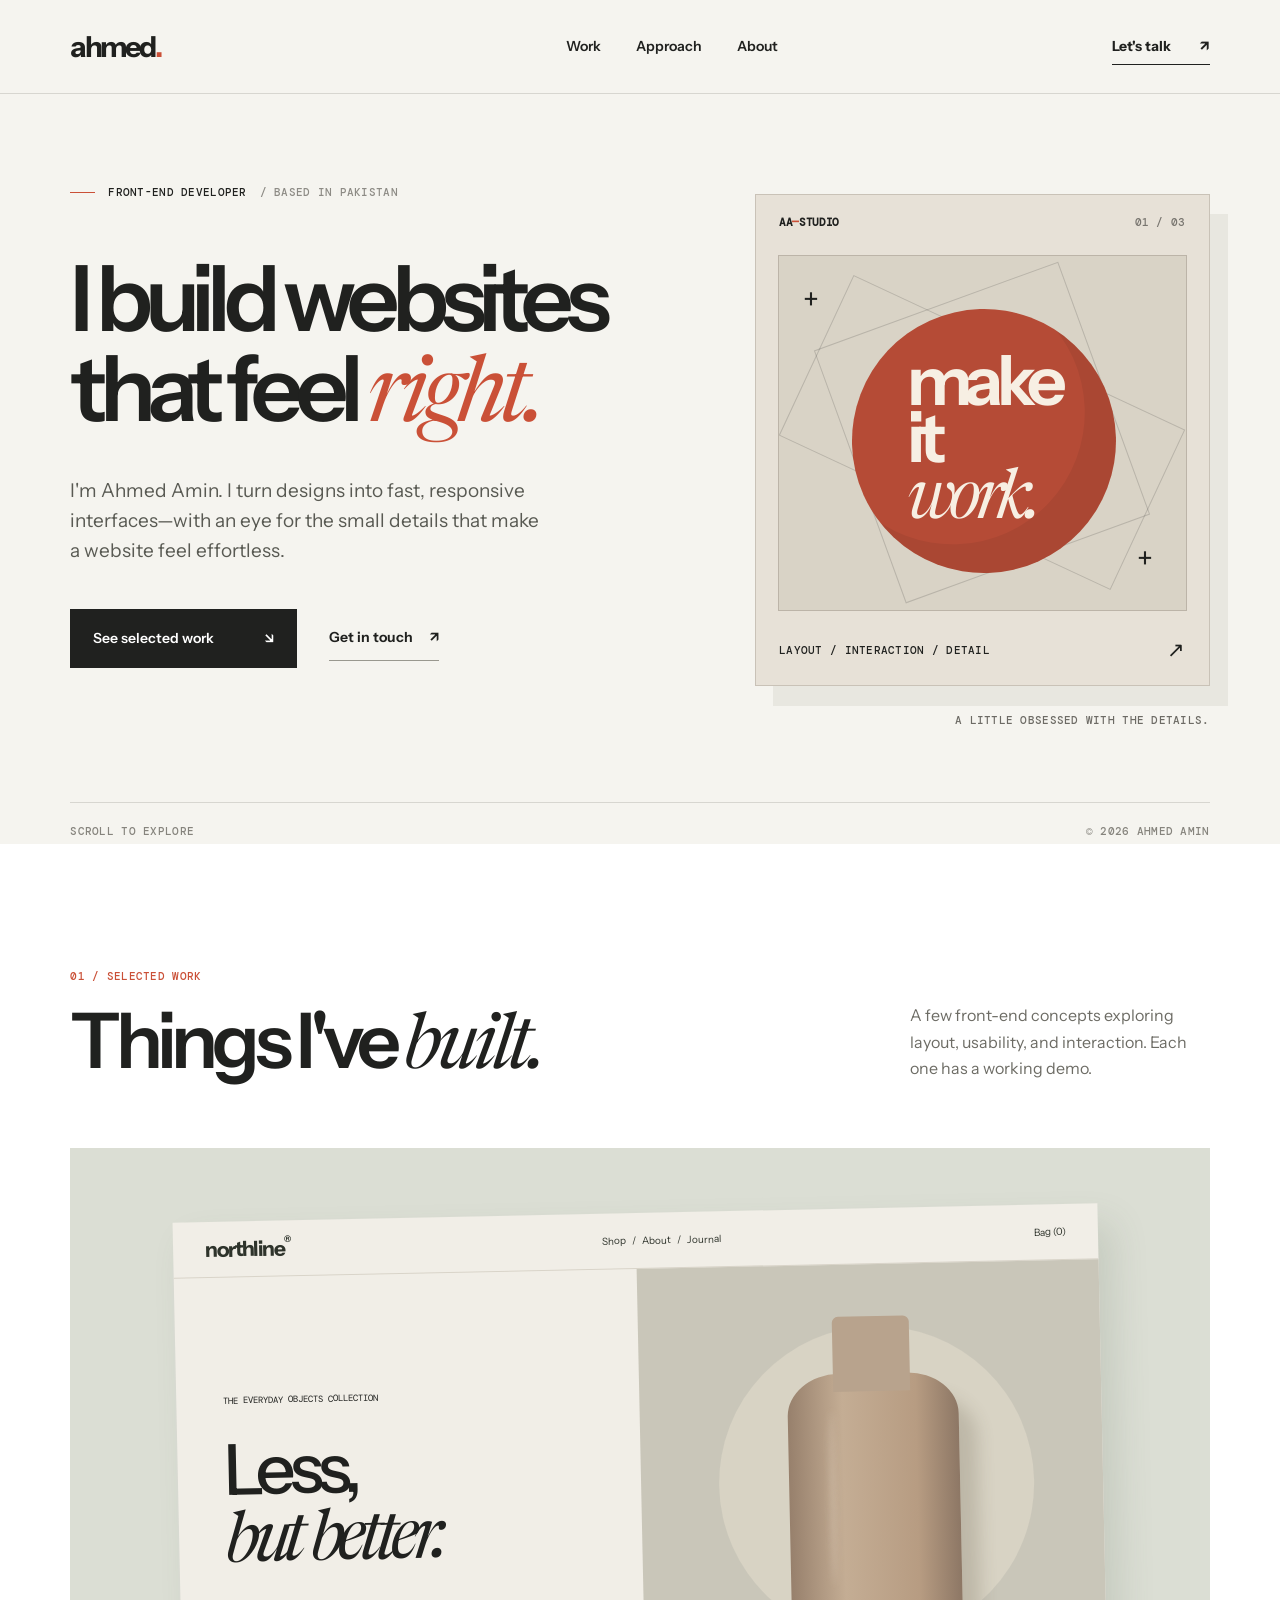
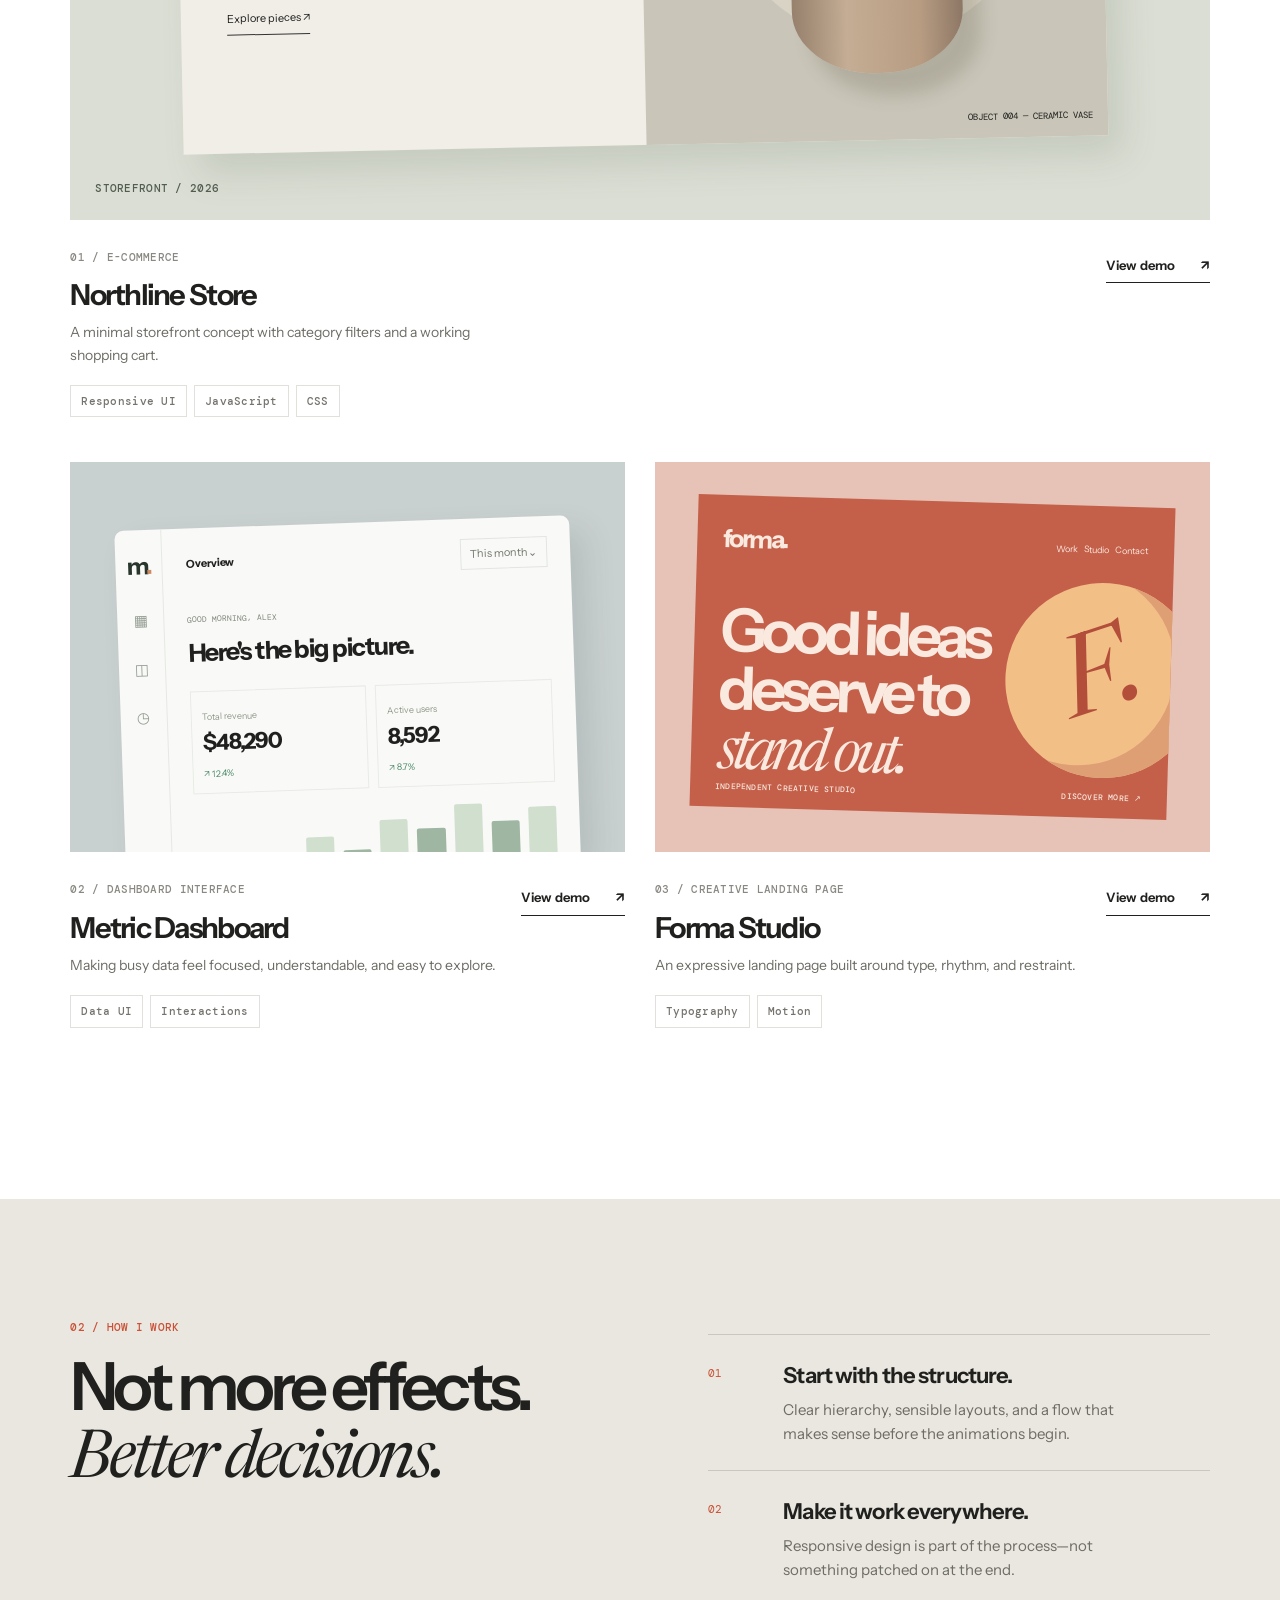
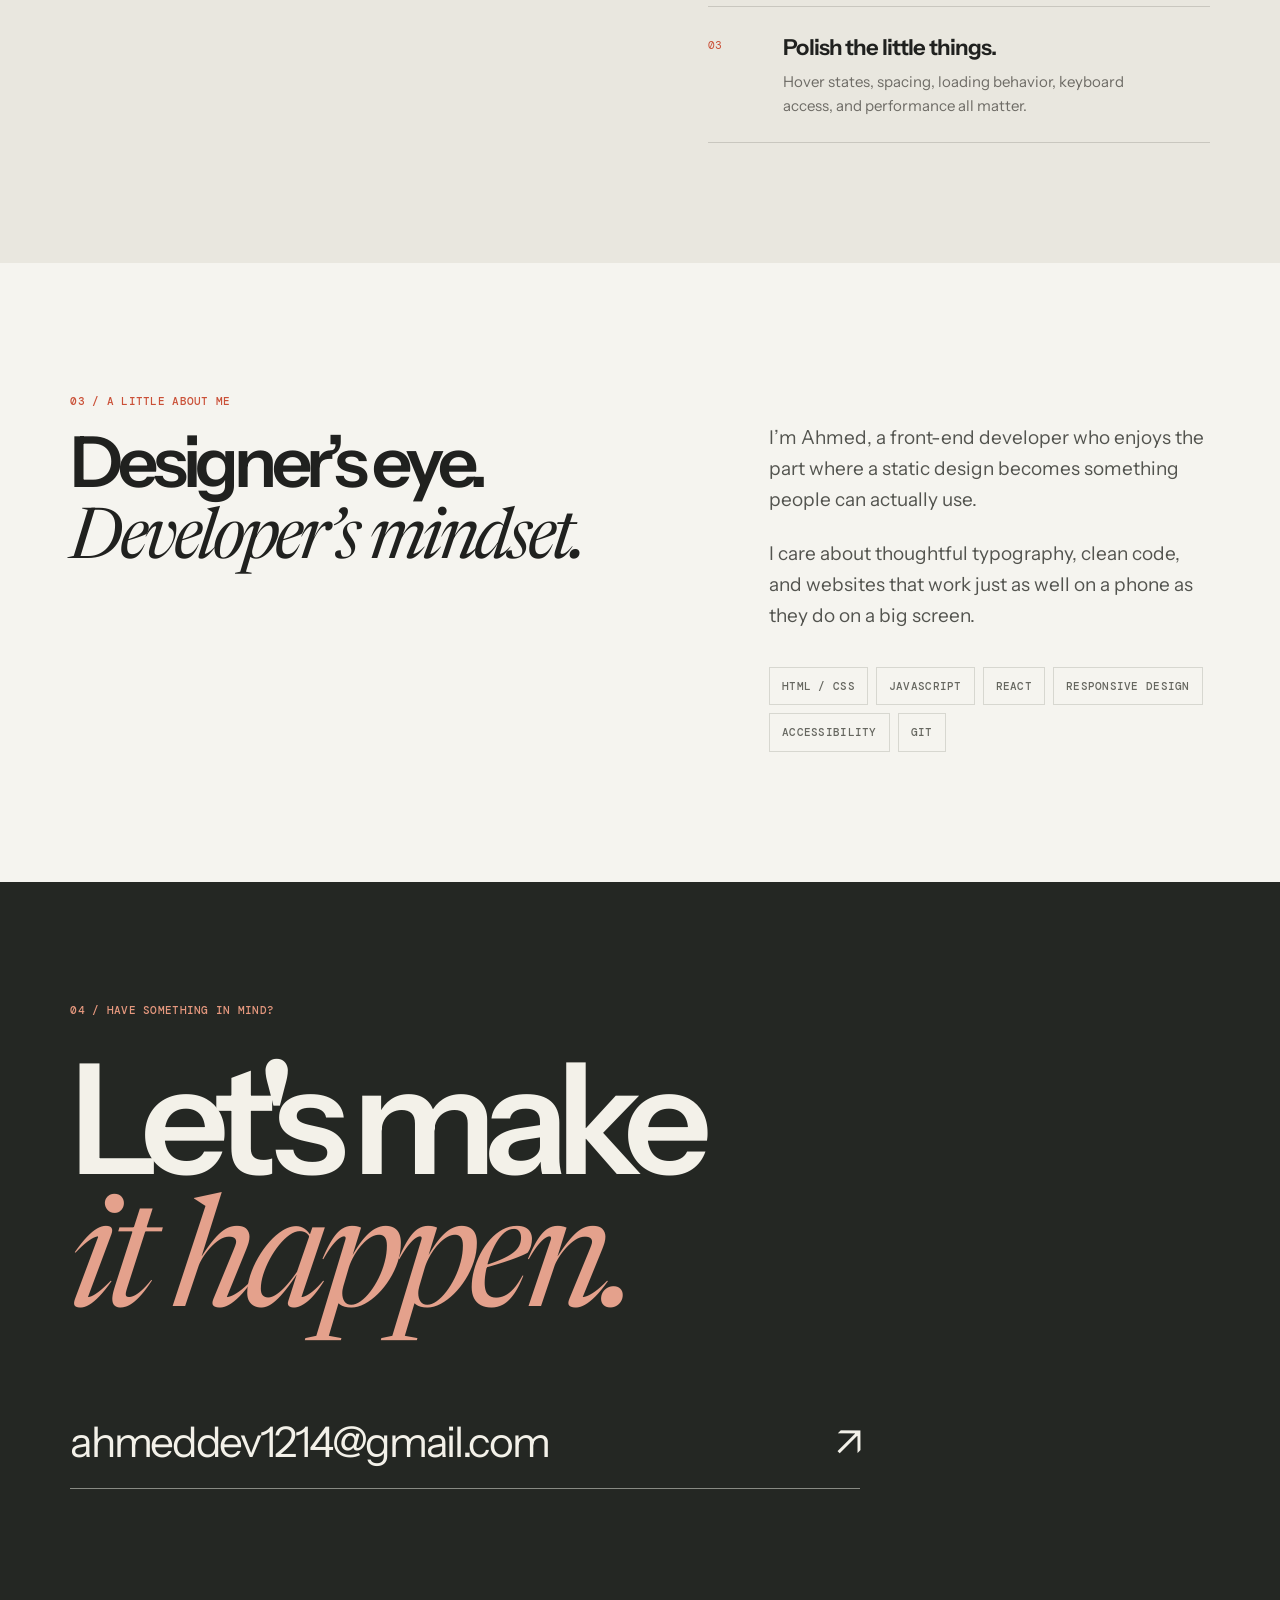
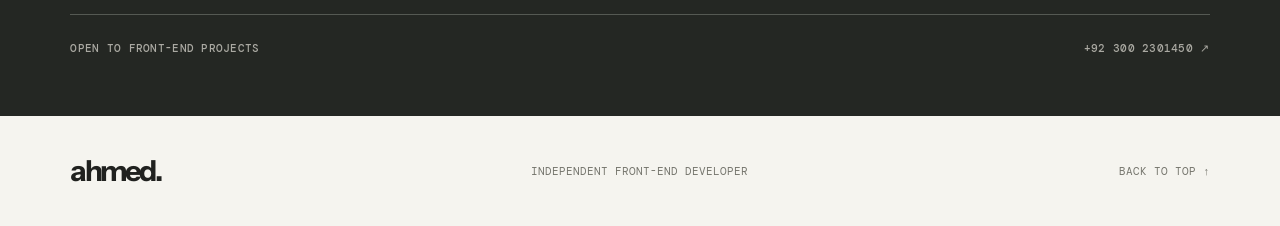
<file: ahmed-portfolio/index.html>
<!doctype html>
<html lang="en">
<head>
<meta charset="utf-8"><meta name="viewport" content="width=device-width,initial-scale=1">
<meta name="theme-color" content="#f5f4ef"><meta name="description" content="Ahmed Amin — front-end developer making clear, responsive, thoughtful websites and interfaces.">
<title>Ahmed Amin — Front-End Developer</title>
<link rel="preconnect" href="https://fonts.googleapis.com"><link rel="preconnect" href="https://fonts.gstatic.com" crossorigin>
<link href="https://fonts.googleapis.com/css2?family=DM+Mono:wght@400;500&family=Instrument+Sans:wght@400;500;600;700;800&family=Newsreader:ital,opsz,wght@1,6..72,400&display=swap" rel="stylesheet">
<link rel="stylesheet" href="styles.css">
</head>
<body>
<a class="skip" href="#main">Skip to content</a>
<header class="header" id="top">
 <a class="wordmark" href="#top" aria-label="Ahmed Amin home">ahmed<span class="wordmark-dot">.</span></a>
 <nav id="navigation" aria-label="Main navigation"><a href="#work">Work</a><a href="#approach">Approach</a><a href="#about">About</a></nav>
 <a class="header-contact" href="mailto:ahmeddev1214@gmail.com">Let's talk <span aria-hidden="true">↗</span></a>
 <button class="menu" id="menuButton" aria-label="Toggle navigation" aria-controls="navigation" aria-expanded="false"><span></span><span></span></button>
</header>
<main id="main">
<section class="hero container" aria-labelledby="headline">
 <div class="hero-left">
  <div class="eyebrow"><span class="eyebrow-line"></span> FRONT-END DEVELOPER <span class="eyebrow-location">/ BASED IN PAKISTAN</span></div>
  <h1 id="headline">I build websites<br>that feel <em>right.</em></h1>
  <p class="hero-description">I'm Ahmed Amin. I turn designs into fast, responsive interfaces—with an eye for the small details that make a website feel effortless.</p>
  <div class="hero-actions"><a class="primary-link" href="#work">See selected work <span>↘</span></a><a class="secondary-link" href="mailto:ahmeddev1214@gmail.com">Get in touch <span>↗</span></a></div>
 </div>
 <div class="hero-right" aria-label="Illustrated front-end code workspace">
  <div class="workspace"><div class="workspace-top"><span class="workspace-mark">AA<span>—</span>STUDIO</span><span class="workspace-number">01 / 03</span></div><div class="workspace-art"><div class="art-frame art-frame-one"></div><div class="art-frame art-frame-two"></div><div class="art-circle"><span>make<br>it<br><i>work.</i></span></div><div class="art-cross cross-one">+</div><div class="art-cross cross-two">+</div></div><div class="workspace-footer"><span>LAYOUT / INTERACTION / DETAIL</span><span class="rotate-arrow">↗</span></div></div>
  <span class="hero-caption">A LITTLE OBSESSED WITH THE DETAILS.</span>
 </div>
 <div class="hero-bottom"><span>SCROLL TO EXPLORE</span><span>© <span id="year">2026</span> AHMED AMIN</span></div>
</section>
<section id="work" class="work-section">
 <div class="container"><div class="section-intro"><div><p class="kicker">01 / SELECTED WORK</p><h2>Things I've <em>built.</em></h2></div><p class="section-aside">A few front-end concepts exploring layout, usability, and interaction. Each one has a working demo.</p></div>
  <article class="project project-store"><div class="project-visual visual-store"><div class="mock-store"><div class="store-nav"><b>northline<span>®</span></b><div>Shop &nbsp; / &nbsp; About &nbsp; / &nbsp; Journal</div><span>Bag (0)</span></div><div class="store-content"><div class="store-copy"><small>THE EVERYDAY OBJECTS COLLECTION</small><h3>Less,<br><em>but better.</em></h3><span class="fake-button">Explore pieces ↗</span></div><div class="store-product"><div class="product-disc"></div><div class="product-vase"></div><div class="product-vase-highlight"></div><span>OBJECT 004 — CERAMIC VASE</span></div></div></div><span class="visual-note">STOREFRONT / 2026</span></div><div class="project-details"><div><div class="project-no">01 / E-COMMERCE</div><h3>Northline Store</h3><p>A minimal storefront concept with category filters and a working shopping cart.</p><div class="chips"><span>Responsive UI</span><span>JavaScript</span><span>CSS</span></div></div><a class="project-link" href="demo.html?project=store" aria-label="Open Northline Store demo">View demo <span>↗</span></a></div></article>
  <div class="project-grid"><article class="project"><div class="project-visual visual-metric"><div class="metric-ui"><aside><b>m<span>.</span></b><i>▦</i><i>◫</i><i>◷</i></aside><div class="metric-body"><div class="metric-top"><strong>Overview</strong><span>This month⌄</span></div><small>GOOD MORNING, ALEX</small><h4>Here's the big picture.</h4><div class="metric-stats"><div><small>Total revenue</small><b>$48,290</b><em>↗ 12.4%</em></div><div><small>Active users</small><b>8,592</b><em>↗ 8.7%</em></div></div><div class="chart-bars"><span style="height:28%"></span><span style="height:49%"></span><span style="height:43%"></span><span style="height:70%"></span><span style="height:55%"></span><span style="height:86%"></span><span style="height:76%"></span><span style="height:100%"></span><span style="height:81%"></span><span style="height:95%"></span></div></div></div></div><div class="project-details"><div><div class="project-no">02 / DASHBOARD INTERFACE</div><h3>Metric Dashboard</h3><p>Making busy data feel focused, understandable, and easy to explore.</p><div class="chips"><span>Data UI</span><span>Interactions</span></div></div><a class="project-link" href="demo.html?project=dashboard" aria-label="Open Metric Dashboard demo">View demo <span>↗</span></a></div></article>
  <article class="project"><div class="project-visual visual-forma"><div class="forma-ui"><div class="forma-menu"><b>forma.</b><span>Work &nbsp; Studio &nbsp; Contact</span></div><div class="forma-main">Good ideas<br>deserve to<br><em>stand out.</em></div><div class="forma-shape"><span>F.</span></div><div class="forma-foot">INDEPENDENT CREATIVE STUDIO <span>DISCOVER MORE ↗</span></div></div></div><div class="project-details"><div><div class="project-no">03 / CREATIVE LANDING PAGE</div><h3>Forma Studio</h3><p>An expressive landing page built around type, rhythm, and restraint.</p><div class="chips"><span>Typography</span><span>Motion</span></div></div><a class="project-link" href="demo.html?project=studio" aria-label="Open Forma Studio demo">View demo <span>↗</span></a></div></article></div>
 </div>
</section>
<section class="approach-section" id="approach"><div class="container approach-grid"><div><p class="kicker">02 / HOW I WORK</p><h2>Not more effects.<br><em>Better decisions.</em></h2></div><div class="approach-items"><div><span>01</span><div><h3>Start with the structure.</h3><p>Clear hierarchy, sensible layouts, and a flow that makes sense before the animations begin.</p></div></div><div><span>02</span><div><h3>Make it work everywhere.</h3><p>Responsive design is part of the process—not something patched on at the end.</p></div></div><div><span>03</span><div><h3>Polish the little things.</h3><p>Hover states, spacing, loading behavior, keyboard access, and performance all matter.</p></div></div></div></div></section>
<section id="about" class="about-section container"><div class="about-title"><p class="kicker">03 / A LITTLE ABOUT ME</p><h2>Designer’s eye.<br><em>Developer’s mindset.</em></h2></div><div class="about-description"><p>I’m Ahmed, a front-end developer who enjoys the part where a static design becomes something people can actually use.</p><p>I care about thoughtful typography, clean code, and websites that work just as well on a phone as they do on a big screen.</p><div class="toolkit"><span>HTML / CSS</span><span>JAVASCRIPT</span><span>REACT</span><span>RESPONSIVE DESIGN</span><span>ACCESSIBILITY</span><span>GIT</span></div></div></section>
<section id="contact" class="contact-section"><div class="container"><p class="kicker">04 / HAVE SOMETHING IN MIND?</p><h2>Let's make<br><em>it happen.</em></h2><a href="mailto:ahmeddev1214@gmail.com" class="contact-email">ahmeddev1214@gmail.com <span>↗</span></a><div class="contact-meta"><span>OPEN TO FRONT-END PROJECTS</span><a href="tel:+923002301450">+92 300 2301450 ↗</a></div></div></section>
</main>
<footer class="footer container"><a href="#top" class="footer-logo">ahmed.</a><span>INDEPENDENT FRONT-END DEVELOPER</span><a href="#top">BACK TO TOP ↑</a></footer>
<script src="script.js"></script>
</body></html>
</file>
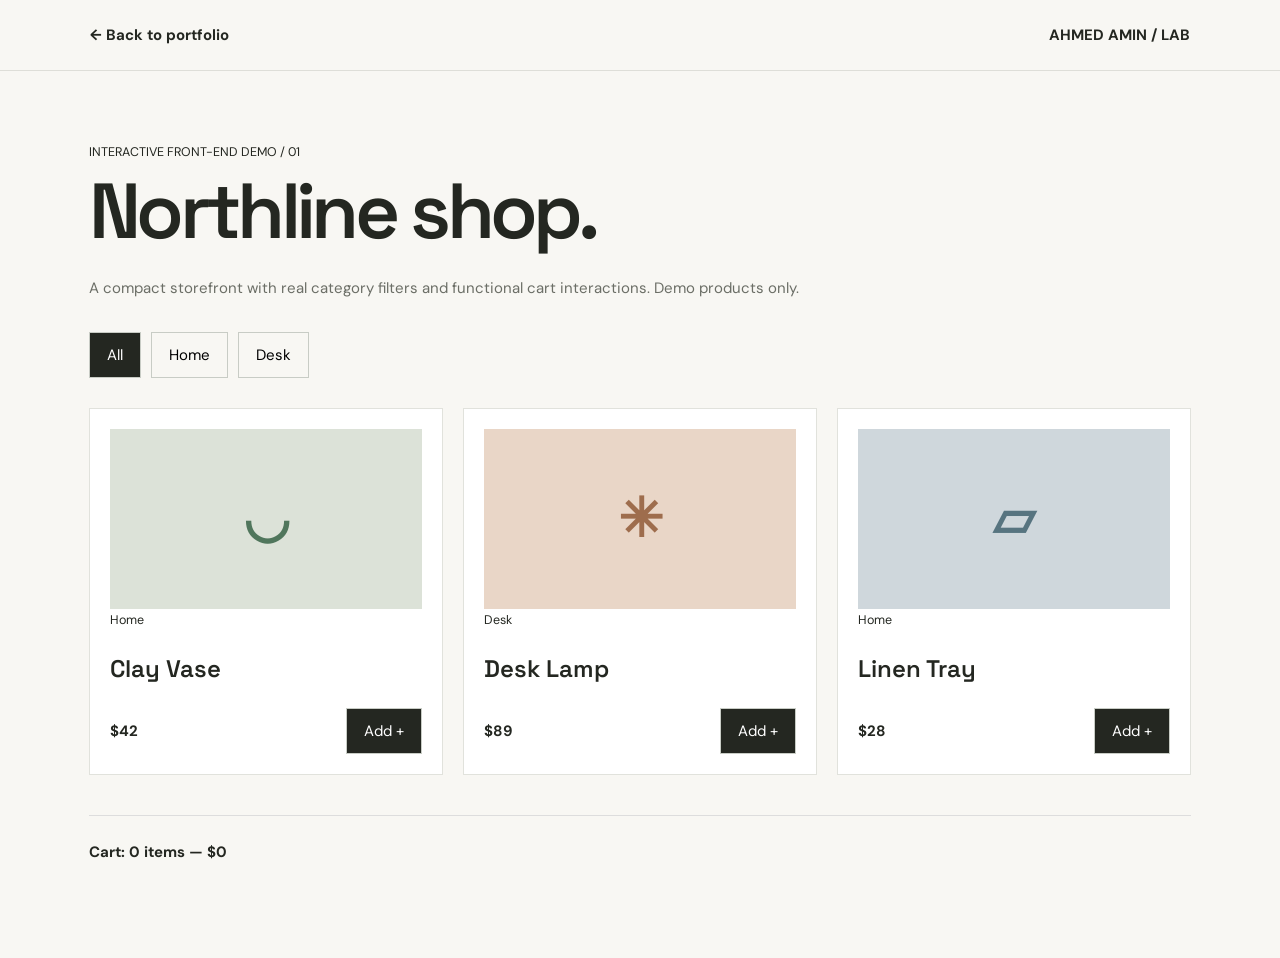
<file: ahmed-portfolio/demo.html>
<!doctype html><html lang="en"><head><meta charset="utf-8"><meta name="viewport" content="width=device-width, initial-scale=1"><title>Project Demos — Ahmed Amin</title><link href="https://fonts.googleapis.com/css2?family=DM+Sans:wght@400;500;700&family=Space+Grotesk:wght@500;600;700&display=swap" rel="stylesheet"><style>*{box-sizing:border-box}body{margin:0;background:#f8f7f3;color:#242721;font:15px 'DM Sans',sans-serif}header{padding:25px max(25px,7vw);display:flex;justify-content:space-between;align-items:center;border-bottom:1px solid #deded8}a{color:inherit}header a{text-decoration:none;font-weight:700}main{max-width:1150px;margin:70px auto;padding:0 24px}h1{font:600 clamp(38px,7vw,78px) 'Space Grotesk';letter-spacing:-.06em;margin:0 0 15px}p{color:#6b6e66;line-height:1.7}.tabs{display:flex;gap:10px;flex-wrap:wrap;margin:30px 0}.tabs button,.add,.filter{padding:12px 17px;border:1px solid #c8ccc5;background:transparent;cursor:pointer;font:inherit}.tabs button.active,.add{background:#242721;color:white}.cards{display:grid;grid-template-columns:repeat(3,1fr);gap:20px}.item{background:white;padding:20px;border:1px solid #e1e2dc}.tile{height:180px;background:#dce2d8;display:grid;place-items:center;font:600 54px 'Space Grotesk';color:#50765c}.item:nth-child(2) .tile{background:#e9d6c7;color:#9e6d4d}.item:nth-child(3) .tile{background:#cfd7dc;color:#577480}.item h3{font:600 24px 'Space Grotesk'}.price{display:flex;justify-content:space-between;align-items:center}.cart{border-top:1px solid #ddd;padding:26px 0;margin-top:40px;font-weight:700}.metrics{display:grid;grid-template-columns:repeat(3,1fr);gap:18px;margin:30px 0}.metric{padding:25px;background:white;border:1px solid #ddd}.metric small{display:block;color:#7e8179}.metric b{display:block;font:600 44px 'Space Grotesk';margin:10px 0}.chart{height:240px;display:flex;align-items:end;gap:14px;padding:20px;background:white}.chart i{flex:1;background:#91afa4}.studio{background:#e9c6ae;padding:55px 7vw;min-height:520px}.studio strong{font:700 20px 'Space Grotesk'}.studio h2{font:600 clamp(65px,12vw,148px)/.95 'Space Grotesk';letter-spacing:-.08em;margin:75px 0 25px}.studio em{color:#ac5940;font-style:normal}.studio button{background:#252721;color:#fff;border:0;padding:18px 30px;font:inherit;cursor:pointer}@media(max-width:650px){.cards,.metrics{grid-template-columns:1fr}main{margin:40px auto}.studio{padding:30px;min-height:400px}.studio h2{margin-top:65px}}</style></head><body><header><a href="index.html">← Back to portfolio</a><b>AHMED AMIN / LAB</b></header><main id="app"></main><script>const p=new URLSearchParams(location.search).get('project');const root=document.getElementById('app');if(p==='dashboard'){root.innerHTML=`<small>INTERACTIVE FRONT-END DEMO / 02</small><h1>Metric dashboard.</h1><p>A responsive performance dashboard concept with period switching and animated charts.</p><div class="tabs"><button class="active" data-period="week">This week</button><button data-period="month">This month</button><button data-period="year">This year</button></div><div class="metrics"><div class="metric"><small>Visitors</small><b id="visitors">24,680</b>↗ 12.8%</div><div class="metric"><small>Conversions</small><b id="conv">1,482</b>↗ 8.2%</div><div class="metric"><small>Engagement</small><b id="eng">68%</b>↗ 4.1%</div></div><div class="chart" id="chart"></div>`;const sets={week:[[40,55,50,78,62,90,74],['24,680','1,482','68%']],month:[[50,58,65,63,75,82,95],['96,420','5,844','71%']],year:[[30,42,40,55,65,77,96],['1.2M','72,610','74%']]};const render=k=>{const d=sets[k];document.getElementById('chart').innerHTML=d[0].map(v=>`<i style="height:${v}%"></i>`).join('');['visitors','conv','eng'].forEach((id,i)=>document.getElementById(id).textContent=d[1][i])};render('week');document.querySelectorAll('[data-period]').forEach(b=>b.onclick=()=>{document.querySelectorAll('[data-period]').forEach(x=>x.classList.remove('active'));b.classList.add('active');render(b.dataset.period)})}else if(p==='studio'){root.innerHTML=`<small>INTERACTIVE FRONT-END DEMO / 03</small><h1>Forma studio.</h1><p>A small landing-page experiment in typography, contrast and purposeful micro-interactions.</p><div class="studio"><strong>forma / independent creative studio</strong><h2>Ideas made<br><em>visible.</em></h2><button id="hello">Start a conversation ↗</button><p id="message" aria-live="polite"></p></div>`;document.getElementById('hello').onclick=()=>document.getElementById('message').textContent='Great ideas start with a hello. Email: ahmeddev1214@gmail.com'}else{root.innerHTML=`<small>INTERACTIVE FRONT-END DEMO / 01</small><h1>Northline shop.</h1><p>A compact storefront with real category filters and functional cart interactions. Demo products only.</p><div class="tabs"><button class="active" data-filter="All">All</button><button data-filter="Home">Home</button><button data-filter="Desk">Desk</button></div><div class="cards" id="products"></div><div class="cart" id="cart" aria-live="polite">Cart: 0 items — $0</div>`;const items=[{name:'Clay Vase',category:'Home',price:42,symbol:'◡'},{name:'Desk Lamp',category:'Desk',price:89,symbol:'✳'},{name:'Linen Tray',category:'Home',price:28,symbol:'▱'}];let cart=[];function paint(f='All'){document.getElementById('products').innerHTML=items.filter(x=>f==='All'||x.category===f).map(x=>`<div class="item"><div class="tile">${x.symbol}</div><small>${x.category}</small><h3>${x.name}</h3><div class="price"><b>$${x.price}</b><button class="add" data-add="${x.name}">Add +</button></div></div>`).join('');document.querySelectorAll('[data-add]').forEach(b=>b.onclick=()=>{cart.push(items.find(i=>i.name===b.dataset.add));document.getElementById('cart').textContent='Cart: '+cart.length+' item(s) — $'+cart.reduce((a,i)=>a+i.price,0)})}paint();document.querySelectorAll('[data-filter]').forEach(b=>b.onclick=()=>{document.querySelectorAll('[data-filter]').forEach(x=>x.classList.remove('active'));b.classList.add('active');paint(b.dataset.filter)})}</script></body></html>
</file>
<file: ahmed-portfolio/styles.css>
:root{--ink:#20211f;--muted:#6d6c65;--cream:#f5f4ef;--line:#d7d6d0;--accent:#ca5037;--mono:'DM Mono',monospace;--sans:'Instrument Sans',sans-serif;--serif:'Newsreader',serif}*{box-sizing:border-box}html{scroll-behavior:smooth}body{margin:0;background:var(--cream);color:var(--ink);font:16px/1.5 var(--sans);-webkit-font-smoothing:antialiased}a{color:inherit;text-decoration:none}button{font:inherit}::selection{background:#e7aa92;color:var(--ink)}.container{max-width:1440px;margin:0 auto;padding-left:clamp(24px,5.5vw,92px);padding-right:clamp(24px,5.5vw,92px)}.skip{position:absolute;left:12px;top:-60px;padding:12px;background:white;z-index:100}.skip:focus{top:12px}.header{height:94px;display:flex;align-items:center;justify-content:space-between;padding:0 clamp(24px,5.5vw,92px);border-bottom:1px solid var(--line);max-width:1600px;margin:auto}.wordmark,.footer-logo{font-size:29px;font-weight:800;letter-spacing:-.095em}.wordmark-dot{color:var(--accent)}.header nav{display:flex;gap:35px;margin-left:72px}.header nav a{font-size:14px;font-weight:600;transition:color .2s}.header nav a:hover{color:var(--accent)}.header-contact{font-size:14px;font-weight:700;border-bottom:1px solid var(--ink);padding:7px 0}.header-contact span{margin-left:25px}.menu{display:none}.hero{display:grid;grid-template-columns:1.16fr .84fr;gap:5%;padding-top:90px;padding-bottom:36px;min-height:730px;position:relative}.eyebrow,.kicker,.hero-caption,.hero-bottom,.workspace-top,.workspace-footer,.visual-note,.project-no,.chips,.contact-meta,.toolkit,.forma-foot{font:500 11px/1.5 var(--mono);letter-spacing:.025em}.eyebrow{display:flex;gap:13px;align-items:center}.eyebrow-line{width:25px;height:1px;background:var(--accent)}.eyebrow-location{color:#8d8b85}.hero h1{font-size:clamp(68px,7.15vw,116px);letter-spacing:-.085em;line-height:.99;font-weight:600;margin:52px 0 30px;white-space:nowrap}.hero h1 em,.section-intro h2 em,.approach-grid h2 em,.about-title h2 em,.contact-section h2 em{font-family:var(--serif);font-weight:400;letter-spacing:-.055em}.hero h1 em{color:var(--accent)}.hero-description{max-width:480px;font-size:19px;line-height:1.6;color:#595a53}.hero-actions{display:flex;align-items:center;gap:32px;margin-top:42px}.primary-link{background:var(--ink);color:white;padding:19px 23px;font-weight:600;font-size:14px;display:flex;gap:50px;align-items:center;transition:background .2s,transform .2s}.primary-link:hover{background:var(--accent);transform:translateY(-3px)}.secondary-link{font-size:14px;font-weight:650;border-bottom:1px solid #99988f;padding:12px 0}.secondary-link span{margin-left:13px}.hero-right{position:relative;padding-top:10px;display:flex;flex-direction:column;justify-content:center}.workspace{aspect-ratio: .91;max-height:492px;background:#e7e1d7;border:1px solid #c9c2b7;display:flex;flex-direction:column;overflow:hidden;box-shadow:18px 20px 0 #e8e7e0}.workspace-top,.workspace-footer{display:flex;justify-content:space-between;align-items:center;padding:19px 23px}.workspace-mark{font-weight:bold;letter-spacing:-.03em}.workspace-mark span{color:var(--accent)}.workspace-number{color:#78756f}.workspace-art{position:relative;flex:1;overflow:hidden;margin:5px 22px;background:#d9d3c6;border:1px solid #bcb4a8}.art-frame{position:absolute;inset:12% 18%;border:1px solid rgba(42,43,40,.18);transform:rotate(-20deg)}.art-frame-two{inset:25% 5%;transform:rotate(25deg)}.art-circle{position:absolute;border-radius:50%;width:65%;aspect-ratio:1;left:18%;top:15%;background:#b54b36;display:flex;justify-content:center;align-items:center;transform:rotate(-13deg);box-shadow:inset -24px -35px 0 rgba(0,0,0,.06)}.art-circle span{font-weight:650;font-size:clamp(50px,5.4vw,87px);letter-spacing:-.095em;line-height:.82;color:#f7efe3;transform:rotate(13deg)}.art-circle i{font:italic 400 1em/.8 var(--serif)}.art-cross{font-size:30px;position:absolute}.cross-one{top:6%;left:6%}.cross-two{bottom:8%;right:8%}.rotate-arrow{font-size:21px}.hero-caption{align-self:flex-end;margin-top:26px;color:#6d6b65}.hero-bottom{grid-column:1/-1;border-top:1px solid var(--line);padding-top:20px;display:flex;justify-content:space-between;margin-top:42px;color:#86847d}.work-section{padding:124px 0 126px;background:#fff}.section-intro{display:flex;align-items:end;justify-content:space-between;gap:40px;margin-bottom:60px}.kicker{color:var(--accent);margin:0 0 18px}.section-intro h2,.approach-grid h2,.about-title h2{font-size:clamp(56px,6vw,92px);line-height:1;letter-spacing:-.075em;font-weight:600;margin:0}.section-aside{max-width:300px;color:var(--muted);font-size:16px;margin:0 0 7px;line-height:1.65}.project{min-width:0}.project-visual{overflow:hidden;position:relative;display:flex;align-items:center;justify-content:center;transition:filter .25s}.project-visual:hover{filter:saturate(1.12)}.visual-store{background:#dbded4;padding:65px 9% 75px;min-height:530px}.mock-store{width:100%;max-width:925px;aspect-ratio:1.74;background:#f1eee7;box-shadow:15px 20px 35px #53635226;transform:rotate(-1.2deg);transition:transform .4s}.visual-store:hover .mock-store{transform:rotate(0)}.store-nav{height:56px;padding:0 32px;display:flex;align-items:center;justify-content:space-between;font-size:10px;border-bottom:1px solid #d9d4c9;color:#2e332b}.store-nav b{font-size:21px;letter-spacing:-.075em}.store-nav b span{font-size:9px;vertical-align:top}.store-content{display:grid;grid-template-columns:1fr 1fr;height:calc(100% - 56px)}.store-copy{padding:8% 10%;display:flex;flex-direction:column;align-items:start;justify-content:center}.store-copy small{font:9px var(--mono);white-space:nowrap}.store-copy h3{font-size:clamp(43px,5.5vw,94px);font-weight:500;letter-spacing:-.09em;line-height:.95;margin:30px 0}.store-copy h3 em{font:italic 400 1em var(--serif)}.fake-button{font-size:11px;border-bottom:1px solid #333;padding-bottom:8px}.store-product{position:relative;background:#c9c6b9;overflow:hidden}.product-disc{width:68%;aspect-ratio:1;border-radius:50%;background:#d8d3c4;position:absolute;top:13%;left:17%}.product-vase{width:37%;height:63%;position:absolute;top:23%;left:32%;background:linear-gradient(90deg,#97806c,#c4ad94 32%,#b79c82 75%,#8d7765);border-radius:30% 30% 48% 48% / 14% 14% 21% 21%;box-shadow:18px 23px 17px #564a3933}.product-vase:before{content:'';display:block;background:#b8a38d;width:45%;height:25%;position:absolute;left:27%;top:-19%;border-radius:8% 8% 0 0}.product-vase-highlight{width:5px;height:36%;position:absolute;top:31%;left:41%;background:#e8d9c555;border-radius:100%;filter:blur(3px)}.store-product>span{position:absolute;bottom:15px;right:15px;font:9px var(--mono)}.visual-note{position:absolute;bottom:23px;left:25px;color:#525d50}.project-details{display:flex;justify-content:space-between;gap:20px;padding:29px 0 45px}.project-no{color:#8a8882}.project-details h3{font-size:29px;line-height:1.2;letter-spacing:-.06em;margin:13px 0 8px;font-weight:650}.project-details p{color:var(--muted);max-width:430px;margin:0 0 19px;font-size:14px;line-height:1.6}.chips{display:flex;flex-wrap:wrap;gap:7px;color:#75736d}.chips span{border:1px solid #e2e0db;padding:7px 10px}.project-link{font-weight:650;font-size:13px;white-space:nowrap;border-bottom:1px solid var(--ink);align-self:start;padding:7px 0;transition:color .2s}.project-link:hover{color:var(--accent)}.project-link span{padding-left:22px}.project-grid{display:grid;grid-template-columns:1fr 1fr;gap:30px}.project-grid .project-visual{height:390px}.visual-metric{background:#c9d0d0;padding:52px 9% 0}.metric-ui{display:grid;grid-template-columns:47px 1fr;width:100%;max-width:470px;height:340px;background:#f9faf7;border-radius:9px 9px 0 0;box-shadow:15px 15px 30px #3a4f4b22;transform:translateY(10px) rotate(-2deg);transition:transform .4s}.visual-metric:hover .metric-ui{transform:translateY(0) rotate(0)}.metric-ui aside{border-right:1px solid #e5e8e3;display:flex;align-items:center;flex-direction:column;gap:26px;padding-top:18px;color:#929b91}.metric-ui aside b{font-size:24px;letter-spacing:-.13em;color:#28362d}.metric-ui aside b span{color:#ce8a61}.metric-ui aside i{font-size:15px;font-style:normal}.metric-body{padding:20px 23px;overflow:hidden}.metric-top{display:flex;justify-content:space-between;align-items:center;font-size:11px;margin-bottom:25px}.metric-top span{border:1px solid #e2e5e1;padding:6px 9px;color:#73796f}.metric-body>small{font:8px var(--mono);color:#7e867a}.metric-body h4{font-size:25px;letter-spacing:-.06em;margin:6px 0 20px}.metric-stats{display:flex;gap:9px}.metric-stats div{flex:1;border:1px solid #e8ebe6;padding:10px}.metric-stats small{font-size:9px;color:#91998c}.metric-stats b{display:block;font-size:22px;letter-spacing:-.05em}.metric-stats em{font-size:9px;color:#4d896b;font-style:normal}.chart-bars{display:flex;align-items:end;gap:9px;height:95px;margin-top:19px;border-bottom:1px solid #e3e6e1}.chart-bars span{background:#9fb7a2;flex:1;border-radius:2px 2px 0 0}.chart-bars span:nth-child(2n){background:#d1dfcf}.visual-forma{background:#e7c2b7;padding:39px}.forma-ui{position:relative;width:100%;height:100%;background:#c45f49;color:#f9e9df;padding:25px 26px;overflow:hidden;transform:rotate(1.7deg);transition:transform .4s}.visual-forma:hover .forma-ui{transform:rotate(0)}.forma-menu{display:flex;justify-content:space-between;align-items:center;font-size:9px}.forma-menu b{font-size:25px;letter-spacing:-.09em}.forma-main{font-size:clamp(35px,4.7vw,70px);line-height:.98;letter-spacing:-.085em;position:relative;z-index:2;margin-top:43px;font-weight:650}.forma-main em{font:italic 400 1em var(--serif)}.forma-shape{position:absolute;right:-30px;bottom:40px;width:195px;height:195px;background:#f2bf87;border-radius:50%;display:grid;place-items:center;transform:rotate(-20deg);box-shadow:inset -20px -20px #df9f74}.forma-shape span{font:italic 110px var(--serif);color:#b34e3a}.forma-foot{position:absolute;bottom:15px;left:25px;right:25px;display:flex;justify-content:space-between;font-size:8px}.approach-section{background:#e9e7df;padding:120px 0}.approach-grid{display:grid;grid-template-columns:1fr 1fr;gap:12%}.approach-grid h2{font-size:clamp(48px,5.2vw,76px)}.approach-items{padding-top:15px}.approach-items>div{display:grid;grid-template-columns:55px 1fr;gap:20px;border-top:1px solid #c9c7bf;padding:24px 0}.approach-items>div:last-child{border-bottom:1px solid #c9c7bf}.approach-items>div>span{font:11px var(--mono);color:var(--accent);padding-top:7px}.approach-items h3{font-size:22px;letter-spacing:-.04em;font-weight:650;margin:0 0 6px}.approach-items p{color:#6e6c66;line-height:1.6;font-size:15px;margin:0;max-width:360px}.about-section{padding-top:130px;padding-bottom:130px;display:grid;grid-template-columns:1fr .8fr;gap:13%}.about-title h2{font-size:clamp(52px,5.5vw,82px)}.about-description{padding-top:29px}.about-description p{font-size:19px;line-height:1.65;margin:0 0 22px;color:#53544f}.toolkit{display:flex;flex-wrap:wrap;gap:8px;margin-top:35px;color:#666760}.toolkit span{padding:10px 12px;border:1px solid #d7d7d0}.contact-section{background:#242723;color:#f3f1e9;padding:120px 0 60px}.contact-section .kicker{color:#e5987e}.contact-section h2{font-size:clamp(90px,12vw,180px);line-height:.86;letter-spacing:-.085em;font-weight:600;margin:35px 0 75px}.contact-section h2 em{color:#e4a18c}.contact-email{font-size:clamp(22px,3.3vw,47px);letter-spacing:-.055em;border-bottom:1px solid #888a83;padding-bottom:13px;display:flex;justify-content:space-between;gap:20px;max-width:790px;overflow-wrap:anywhere}.contact-email:hover{color:#e4a18c}.contact-meta{display:flex;justify-content:space-between;border-top:1px solid #555953;padding-top:25px;margin-top:125px;color:#aaa9a2}.footer{min-height:110px;display:flex;align-items:center;justify-content:space-between;gap:20px}.footer span,.footer>a:last-child{font:11px var(--mono);color:#75756d}.footer>a:last-child:hover{color:var(--accent)}@media(max-width:1100px){.hero{gap:4%}.hero h1{font-size:clamp(59px,6.9vw,92px)}.workspace{max-height:none}.store-copy h3{font-size:clamp(42px,5vw,70px)}}@media(max-width:780px){.header{height:77px}.header nav{position:absolute;top:77px;left:0;right:0;z-index:10;background:var(--cream);padding:25px;display:none;flex-direction:column;gap:22px;margin:0;border-bottom:1px solid var(--line)}.header nav.open{display:flex}.header-contact{margin-left:auto;margin-right:25px}.menu{display:flex;background:none;border:0;gap:6px;flex-direction:column;padding:10px;cursor:pointer}.menu span{height:2px;width:23px;background:var(--ink)}.hero{grid-template-columns:1fr;min-height:auto;padding-top:70px}.hero h1{font-size:clamp(58px,10vw,100px);margin-top:35px}.hero-right{max-width:560px;width:100%;margin:40px auto 0}.workspace{aspect-ratio:1.16}.hero-bottom{margin-top:30px}.section-intro{align-items:start;flex-direction:column}.project-grid{grid-template-columns:1fr}.project-grid .project-visual{height:430px}.approach-grid,.about-section{grid-template-columns:1fr;gap:40px}.about-description{padding-top:0}.work-section,.about-section,.approach-section{padding-top:90px;padding-bottom:90px}.contact-section{padding-top:90px}.contact-meta{margin-top:100px}}@media(max-width:520px){.header-contact{font-size:12px;margin-right:10px}.header-contact span{margin-left:6px}.hero{padding-top:46px}.hero h1{font-size:clamp(51px,12.8vw,68px);white-space:normal;letter-spacing:-.075em}.eyebrow-location{display:none}.hero-description{font-size:16px}.hero-actions{gap:17px;flex-wrap:wrap;margin-top:27px}.primary-link{padding:16px;gap:22px}.secondary-link{font-size:13px}.hero-caption{font-size:9px}.workspace{box-shadow:9px 10px 0 #e8e7e0}.art-circle span{font-size:58px}.section-intro h2,.approach-grid h2,.about-title h2{font-size:52px}.section-intro{margin-bottom:35px}.visual-store{padding:35px 18px 54px;min-height:310px}.mock-store{aspect-ratio:1.28}.store-nav{height:35px;padding:0 10px}.store-nav b{font-size:14px}.store-nav div{display:none}.store-nav>span{font-size:8px}.store-content{height:calc(100% - 35px)}.store-copy{padding:10%}.store-copy small{font-size:6px;white-space:normal}.store-copy h3{font-size:35px;margin:18px 0}.fake-button{font-size:8px}.store-product>span{font-size:6px}.project-details{padding:22px 0 43px}.project-details h3{font-size:23px}.project-details p{font-size:13px}.project-link{font-size:11px}.project-link span{padding-left:6px}.project-grid .project-visual{height:335px}.visual-metric{padding:35px 10% 0}.metric-ui{height:295px}.visual-forma{padding:21px}.forma-ui{padding:17px}.forma-main{font-size:47px;margin-top:55px}.forma-shape{width:140px;height:140px}.forma-foot{font-size:7px;left:15px;right:15px}.forma-foot span{display:none}.about-description p{font-size:17px}.contact-section h2{font-size:clamp(76px,17vw,112px);margin-bottom:65px}.contact-meta{gap:20px;flex-wrap:wrap}.footer{flex-wrap:wrap;padding-top:30px;padding-bottom:30px}.footer span{order:3;width:100%}}@media(prefers-reduced-motion:reduce){html{scroll-behavior:auto}*,*:before,*:after{transition:none!important;animation:none!important}}
</file>
